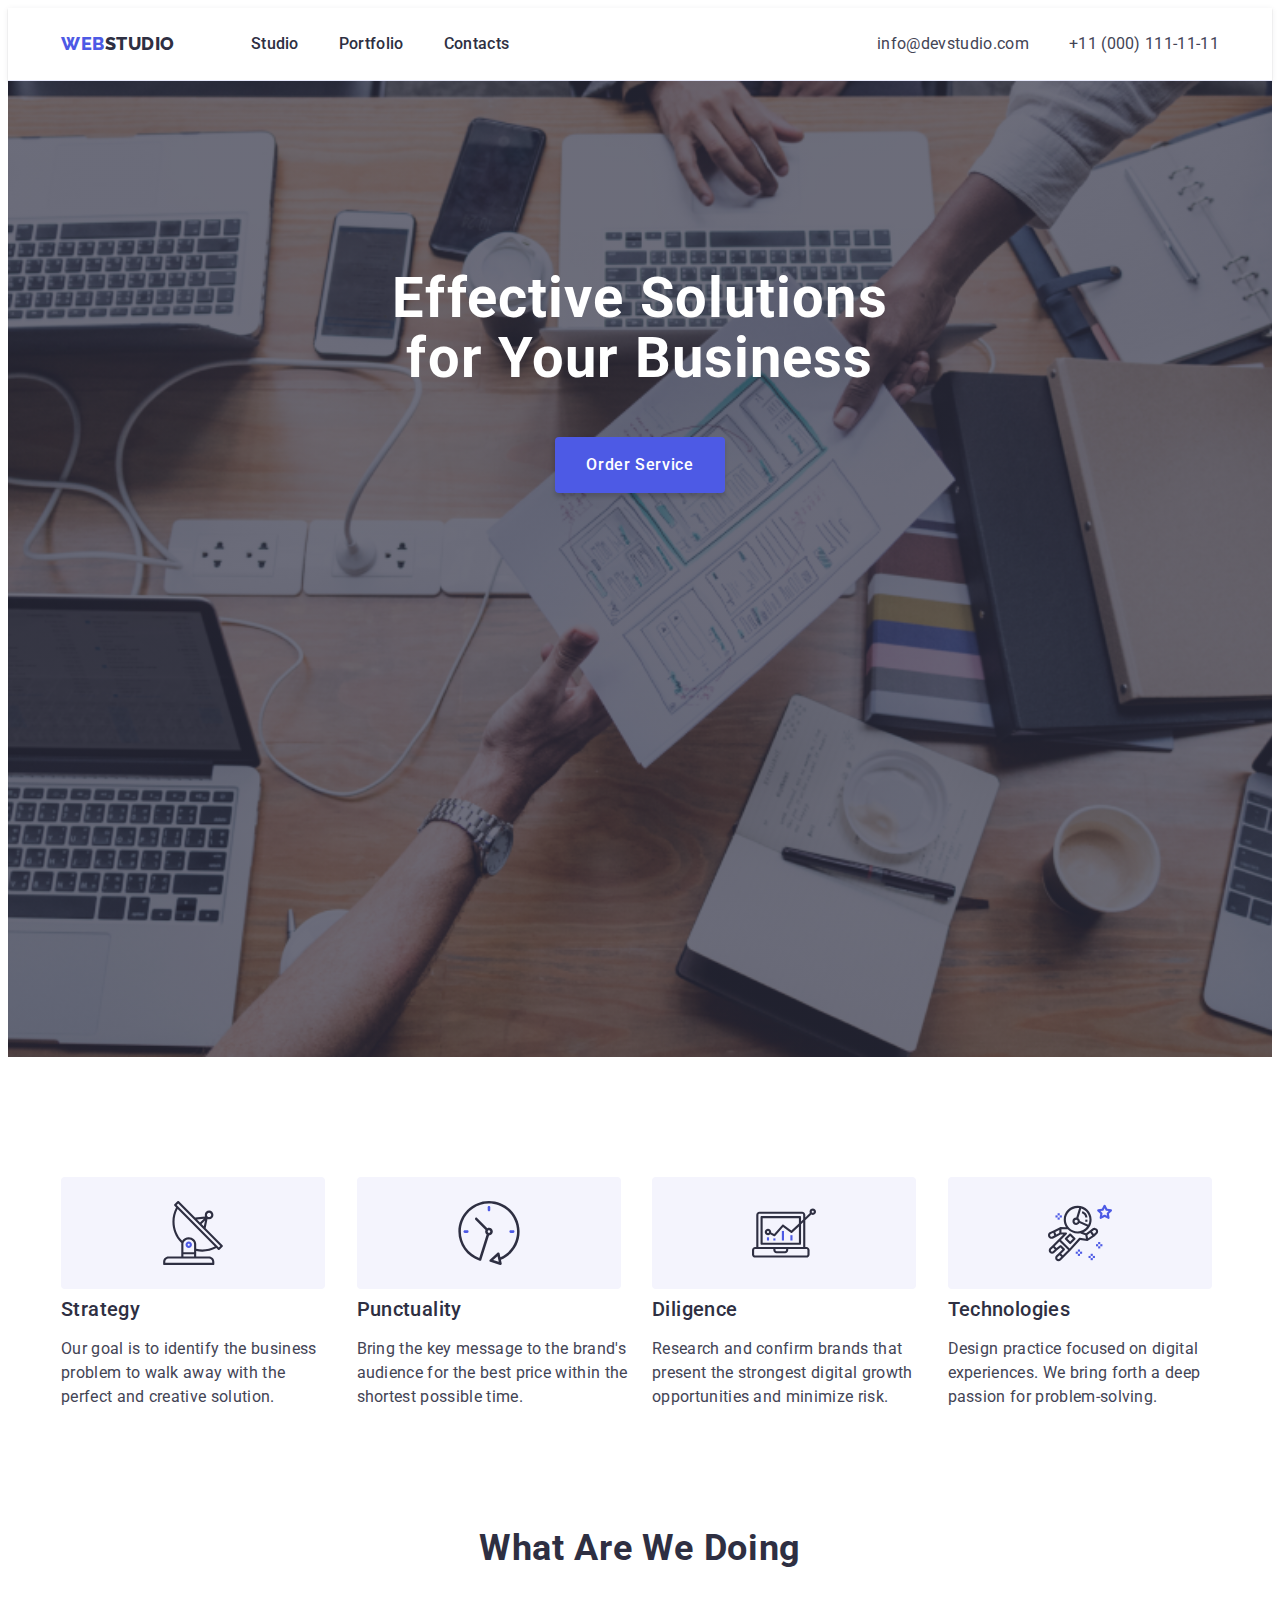
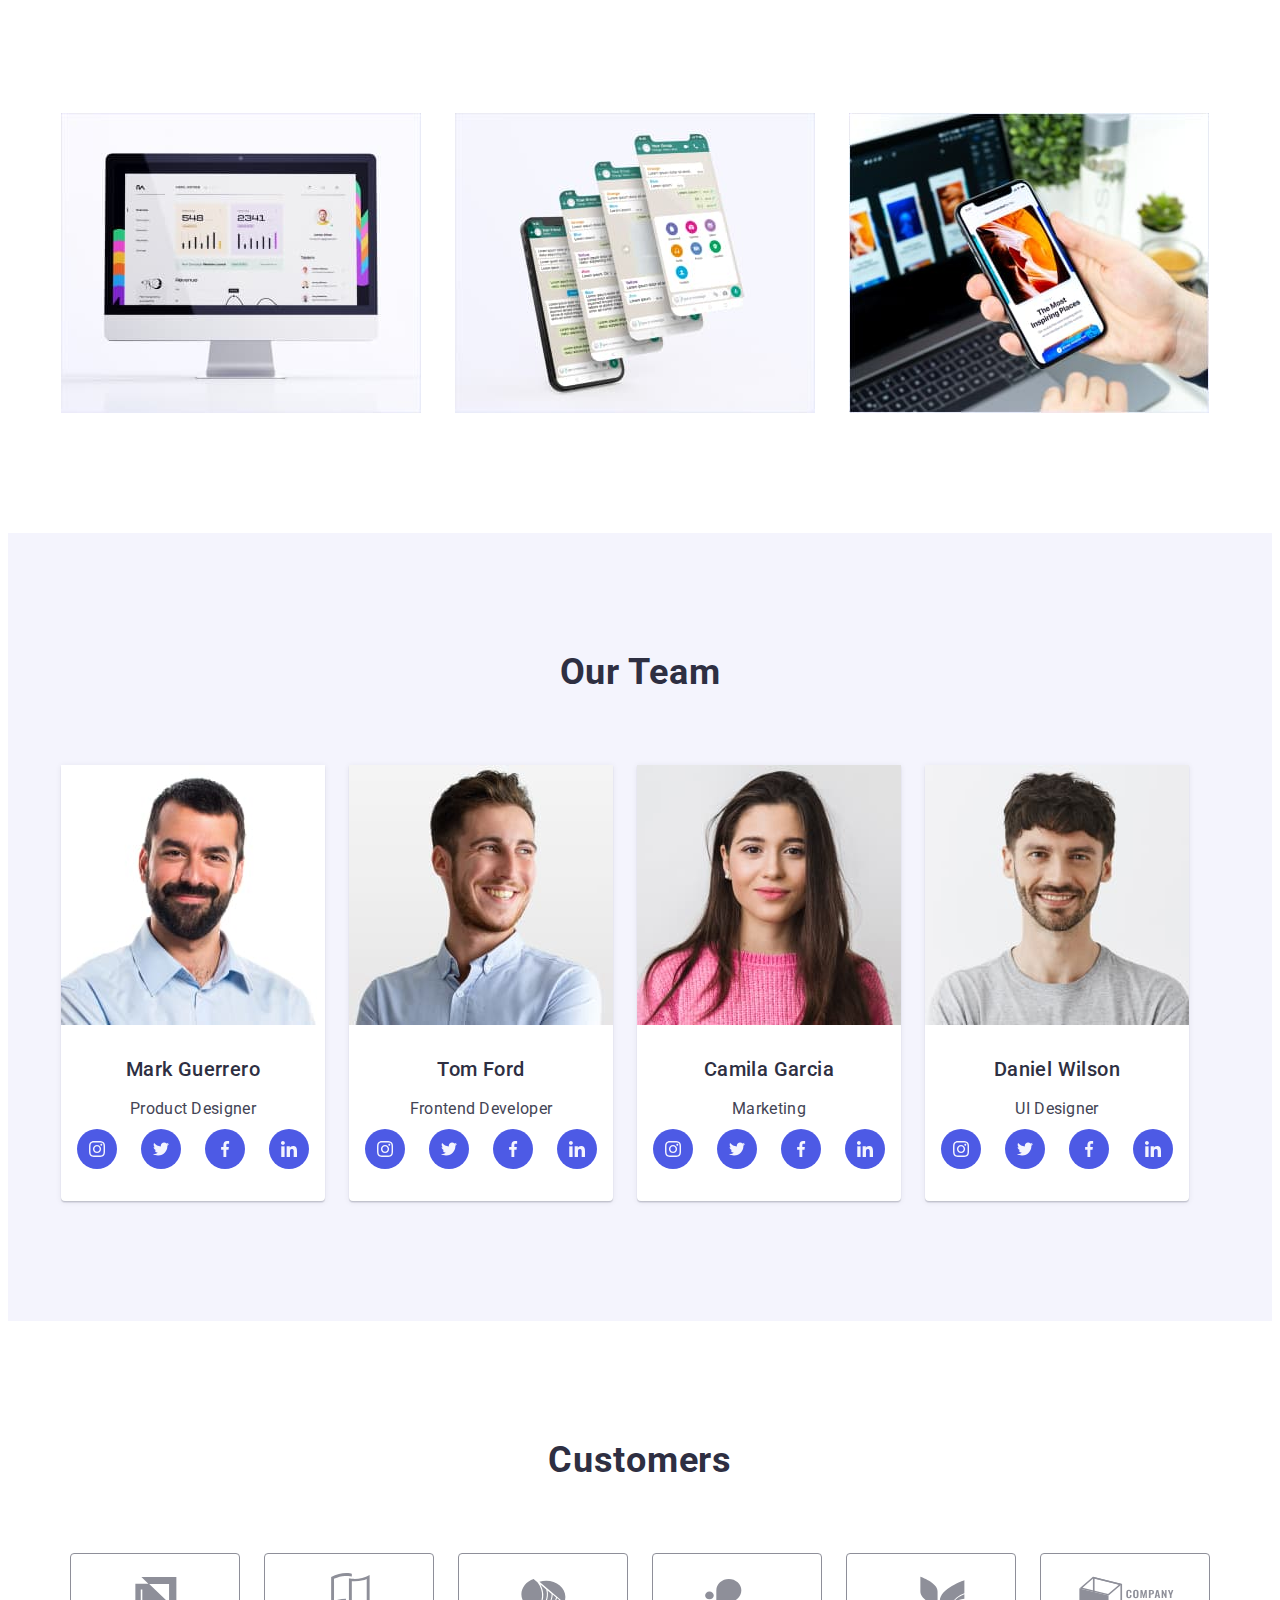
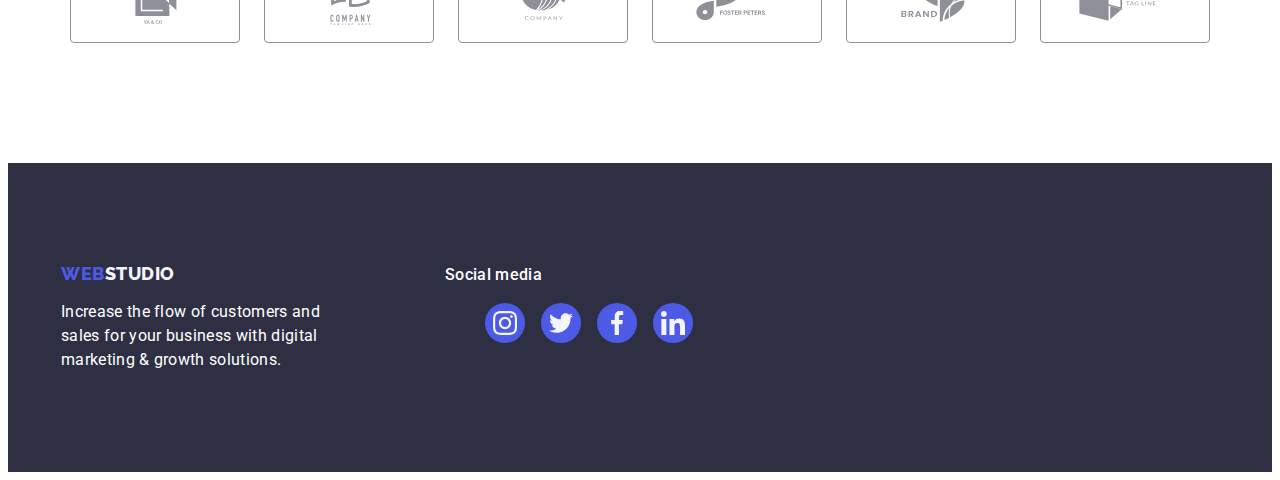
<file: index.html>
<!DOCTYPE html>
<html lang="en">
  <head>
    <meta charset="UTF-8" />
    <meta http-equiv="X-UA-Compatible" content="IE=edge" />
    <meta name="viewport" content="width=device-width, initial-scale=1.0" />
    <title>Studio</title>
    <link rel="preconnect" href="https://fonts.googleapis.com" />
    <link rel="preconnect" href="https://fonts.gstatic.com" crossorigin />
    <link
      href="https://fonts.googleapis.com/css2?family=Raleway:wght@800&family=Roboto:wght@400;500;700;900&display=swap"
      rel="stylesheet"
    />
    <link
      rel="stylesheet"
      href="https://cdnjs.cloudflare.com/ajax/libs/modern-normalize/1.1.0/modern-normalize.min.css"
      integrity="sha512-wpPYUAdjBVSE4KJnH1VR1HeZfpl1ub8YT/NKx4PuQ5NmX2tKuGu6U/JRp5y+Y8XG2tV+wKQpNHVUX03MfMFn9Q=="
      crossorigin="anonymous"
      referrerpolicy="no-referrer"
    />
    <link rel="stylesheet" href="./css/styles.css" />
    <!-- top-line -->
  </head>
  <body>
    <!-- web-studiio -->
    <header class="head">
      <div class="header-container container">
        <nav class="nav-position">
          <a href="./index.html" class="logo link">Web<span class="link-name">Studio</span></a>
          <ul class="header-nav-list list">
            <li><a href="./index.html" class="link links">Studio</a></li>
            <li><a href="./portfolio.html" class="link links">Portfolio</a></li>
            <li><a href="" class="link links">Contacts</a></li>
          </ul>
        </nav>
        <address class="tel-mail">
          <ul class="header-nav-list list">
            <!-- mail -->
            <li>
              <a href="mailto:info@devstudio.com" class="header-link link">info@devstudio.com </a>
            </li>
            <!-- tel -->
            <li>
              <a href="tel:+110001111111" class="header-link link">+11 (000) 111-11-11</a>
            </li>
          </ul>
        </address>
      </div>
    </header>
    <!-- main -->
    <main>
      <!-- hero -->
      <section class="hero">
        <div class="container">
          <h1 class="main-title">Effective Solutions for Your Business</h1>
          <button class="oder-button" type="button">Order Service</button>
        </div>
      </section>
      <!-- feature -->
      <section class="specifics">
        <div class="container">
          <h2 hidden class="visually-hidden">hello</h2>
          <ul class="future-list list">
            <li class="specifics-strategy">
              <div class="specifics-icon">
                <svg width="64" height="64">
                  <use href="./images/icons.svg#icon-antenna"></use>
                </svg>
              </div>
              <h3 class="text-style-header-a">Strategy</h3>
              <p class="text-style-body-medium">
                Our goal is to identify the business problem to walk away with the perfect and
                creative solution.
              </p>
            </li>
            <li class="specifics-strategy">
              <div class="specifics-icon">
                <svg width="64" height="64">
                  <use href="./images/icons.svg#icon-clock"></use>
                </svg>
              </div>
              <h3 class="text-style-header-a">Punctuality</h3>
              <p class="text-style-body-medium">
                Bring the key message to the brand's audience for the best price within the shortest
                possible time.
              </p>
            </li>
            <li class="specifics-strategy">
              <div class="specifics-icon">
                <svg width="64" height="64">
                  <use href="./images/icons.svg#icon-diagram"></use>
                </svg>
              </div>
              <h3 class="text-style-header-a">Diligence</h3>
              <p class="text-style-body-medium">
                Research and confirm brands that present the strongest digital growth opportunities
                and minimize risk.
              </p>
            </li>
            <li class="specifics-strategy">
              <div class="specifics-icon">
                <svg width="64" height="64">
                  <use href="./images/icons.svg#icon-astronaut"></use>
                </svg>
              </div>
              <h3 class="text-style-header-a">Technologies</h3>
              <p class="text-style-body-medium">
                Design practice focused on digital experiences. We bring forth a deep passion for
                problem-solving.
              </p>
            </li>
          </ul>
        </div>
      </section>
      <!-- what-we-are-doing -->
      <section class="occupation">
        <div class="container">
          <h2 class="text-style-header-b">What are we doing</h2>
          <ul class="doing-container list">
            <li class="occupation-list">
              <img
                src="./images/what-we-are-doin/img1.jpg"
                alt="work on the computer"
                width="360"
              />
            </li>
            <li class="occupation-list">
              <img src="./images/what-we-are-doin/img2.jpg" alt="search the internet" width="360" />
            </li>
            <li class="occupation-list">
              <img
                src="./images/what-we-are-doin/img3.jpg"
                alt="to be engaged in design"
                width="360"
              />
            </li>
          </ul>
        </div>
      </section>
      <!-- team -->

      <section class="team-style">
        <div class="container container-team">
          <h2 class="text-style-header-b title-our-team">Our Team</h2>
          <ul class="list team-list">
            <li class="team-card">
              <!-- team-card-1 -->
              <img src="./images/team-card/teamcard1.jpg" alt="Mark Guerrero" width="264" />
              <div class="team-card-title-p">
                <h3 class="text-style-header-a team-card-title">Mark Guerrero</h3>
                <p class="text-style-body-medium text-card-p">Product Designer</p>
                <ul class="social-liste">
                  <li class="social-item">
                    <a href="" class="social-links" rel="noreferrer noopener">
                      <svg class="social-icon" width="16" height="16">
                        <use href="./images/icons.svg#icon-instagram"></use>
                      </svg>
                    </a>
                  </li>
                  <li class="social-item">
                    <a href="" class="social-links" rel="noreferrer noopener">
                      <svg class="social-icon" width="16" height="16">
                        <use href="./images/icons.svg#icon-twitter"></use>
                      </svg>
                    </a>
                  </li>
                  <li class="social-item">
                    <a href="" class="social-links" rel="noreferrer noopener">
                      <svg class="social-icon" width="16" height="16">
                        <use href="./images/icons.svg#icon-facebook"></use>
                      </svg>
                    </a>
                  </li>
                  <li class="social-item">
                    <a href="" class="social-links" rel="noreferrer noopener">
                      <svg class="social-icon" width="16" height="16">
                        <use href="./images/icons.svg#icon-linkedin"></use>
                      </svg>
                    </a>
                  </li>
                </ul>
              </div>
            </li>
            <li class="team-card">
              <!-- team_card-2 -->
              <img src="./images/team-card/teamcard2.jpg" alt="Tom Ford" width="264" />
              <div class="team-card-title-p">
                <h3 class="text-style-header-a team-card-title">Tom Ford</h3>
                <p class="text-style-body-medium text-card-p">Frontend Developer</p>
                <ul class="social-liste">
                  <li class="social-item">
                    <a href="" class="social-links" rel="noreferrer noopener">
                      <svg class="social-icon" width="16" height="16">
                        <use href="./images/icons.svg#icon-instagram"></use>
                      </svg>
                    </a>
                  </li>
                  <li class="social-item">
                    <a href="" class="social-links" rel="noreferrer noopener">
                      <svg class="social-icon" width="16" height="16">
                        <use href="./images/icons.svg#icon-twitter"></use>
                      </svg>
                    </a>
                  </li>
                  <li class="social-item">
                    <a href="" class="social-links" rel="noreferrer noopener">
                      <svg class="social-icon" width="16" height="16">
                        <use href="./images/icons.svg#icon-facebook"></use>
                      </svg>
                    </a>
                  </li>
                  <li class="social-item">
                    <a href="" class="social-links" rel="noreferrer noopener">
                      <svg class="social-icon" width="16" height="16">
                        <use href="./images/icons.svg#icon-linkedin"></use>
                      </svg>
                    </a>
                  </li>
                </ul>
              </div>
            </li>
            <li class="team-card">
              <!-- team-card-3 -->
              <img src="./images/team-card/teamcard3.jpg" alt="Camila Garcia" width="264" />
              <div class="team-card-title-p">
                <h3 class="text-style-header-a team-card-title">Camila Garcia</h3>
                <p class="text-style-body-medium text-card-p">Marketing</p>
                <ul class="social-liste">
                  <li class="social-item">
                    <a href="" class="social-links" rel="noreferrer noopener">
                      <svg class="social-icon" width="16" height="16">
                        <use href="./images/icons.svg#icon-instagram"></use>
                      </svg>
                    </a>
                  </li>
                  <li class="social-item">
                    <a href="" class="social-links" rel="noreferrer noopener">
                      <svg class="social-icon" width="16" height="16">
                        <use href="./images/icons.svg#icon-twitter"></use>
                      </svg>
                    </a>
                  </li>
                  <li class="social-item">
                    <a href="" class="social-links" rel="noreferrer noopener">
                      <svg class="social-icon" width="16" height="16">
                        <use href="./images/icons.svg#icon-facebook"></use>
                      </svg>
                    </a>
                  </li>
                  <li class="social-item">
                    <a href="" class="social-links" rel="noreferrer noopener">
                      <svg class="social-icon" width="16" height="16">
                        <use href="./images/icons.svg#icon-linkedin"></use>
                      </svg>
                    </a>
                  </li>
                </ul>
              </div>
            </li>
            <li class="team-card">
              <!-- team-card-4 -->
              <img src="./images/team-card/teamcard4.jpg" alt="Daniel Wilson" width="264" />
              <div class="team-card-title-p">
                <h3 class="text-style-header-a team-card-title">Daniel Wilson</h3>
                <p class="text-style-body-medium text-card-p">UI Designer</p>
                <ul class="social-liste">
                  <li class="social-item">
                    <a href="" class="social-links" rel="noreferrer noopener">
                      <svg class="social-icon" width="16" height="16">
                        <use href="./images/icons.svg#icon-instagram"></use>
                      </svg>
                    </a>
                  </li>
                  <li class="social-item">
                    <a href="" class="social-links" rel="noreferrer noopener">
                      <svg class="social-icon" width="16" height="16">
                        <use href="./images/icons.svg#icon-twitter"></use>
                      </svg>
                    </a>
                  </li>
                  <li class="social-item">
                    <a href="" class="social-links" rel="noreferrer noopener">
                      <svg class="social-icon" width="16" height="16">
                        <use href="./images/icons.svg#icon-facebook"></use>
                      </svg>
                    </a>
                  </li>
                  <li class="social-item">
                    <a href="" class="social-links" rel="noreferrer noopener">
                      <svg class="social-icon" width="16" height="16">
                        <use href="./images/icons.svg#icon-linkedin"></use>
                      </svg>
                    </a>
                  </li>
                </ul>
              </div>
            </li>
          </ul>
        </div>
      </section>
      <section class="customers">
        <div class="container">
          <h2 class="text-style-header-b">Customers</h2>
          <ul class="customers-liste list">
            <li class="customers-descrip">
              <a href="" class="customers-links">
                <svg class="icon-group" width="104" height="56">
                  <use href="./images/icons.svg#icon-logo1"></use>
                </svg>
              </a>
            </li>
            <li class="customers-descrip">
              <a href="" class="customers-links">
                <svg class="icon-group" width="104" height="56">
                  <use href="./images/icons.svg#icon-logo2"></use>
                </svg>
              </a>
            </li>
            <li class="customers-descrip">
              <a href="" class="customers-links">
                <svg class="icon-group" width="104" height="56">
                  <use href="./images/icons.svg#icon-logo3"></use>
                </svg>
              </a>
            </li>
            <li class="customers-descrip">
              <a href="" class="customers-links">
                <svg class="icon-group" width="104" height="56">
                  <use href="./images/icons.svg#icon-logo4"></use>
                </svg>
              </a>
            </li>
            <li class="customers-descrip">
              <a href="" class="customers-links">
                <svg class="icon-group" width="104" height="56">
                  <use href="./images/icons.svg#icon-logo5"></use>
                </svg>
              </a>
            </li>
            <li class="customers-descrip">
              <a href="" class="customers-links">
                <svg class="icon-group" width="104" height="56">
                  <use href="./images/icons.svg#icon-logo6"></use>
                </svg>
              </a>
            </li>
          </ul>
        </div>
      </section>
    </main>

    <footer class="footer-style">
      <div class="container footer-index">
        <div class="footer-container">
          <a href="./index.html" class="logo link logo-footer"
            >Web<span class="link-name-footer">Studio</span></a
          >
          <p class="text-style-body-medium footer-p">
            <span class="footer-text">
              Increase the flow of customers and sales for your business with digital marketing &
              growth solutions.</span
            >
          </p>
        </div>
        <div class="social">
          <p class="text">Social media</p>
          <ul class="social-liste-f">
            <li class="social-item list">
              <a href="" class="social-links social-links-f" rel="noreferrer noopener">
                <svg class="social-icons" width="24" height="24">
                  <use href="./images/icons.svg#icon-instagram"></use>
                </svg>
              </a>
            </li>
            <li class="social-item list">
              <a href="" class="social-links social-links-f" rel="noreferrer noopener">
                <svg class="social-icons" width="24" height="24">
                  <use href="./images/icons.svg#icon-twitter"></use>
                </svg>
              </a>
            </li>
            <li class="social-item list">
              <a href="" class="social-links social-links-f" rel="noreferrer noopener">
                <svg class="social-icons" width="24" height="24">
                  <use href="./images/icons.svg#icon-facebook"></use>
                </svg>
              </a>
            </li>
            <li class="social-item list">
              <a href="" class="social-links social-links-f" rel="noreferrer noopener">
                <svg class="social-icons" width="24" height="24">
                  <use href="./images/icons.svg#icon-linkedin"></use>
                </svg>
              </a>
            </li>
          </ul>
        </div>
      </div>
    </footer>
  </body>
</html>
</file>
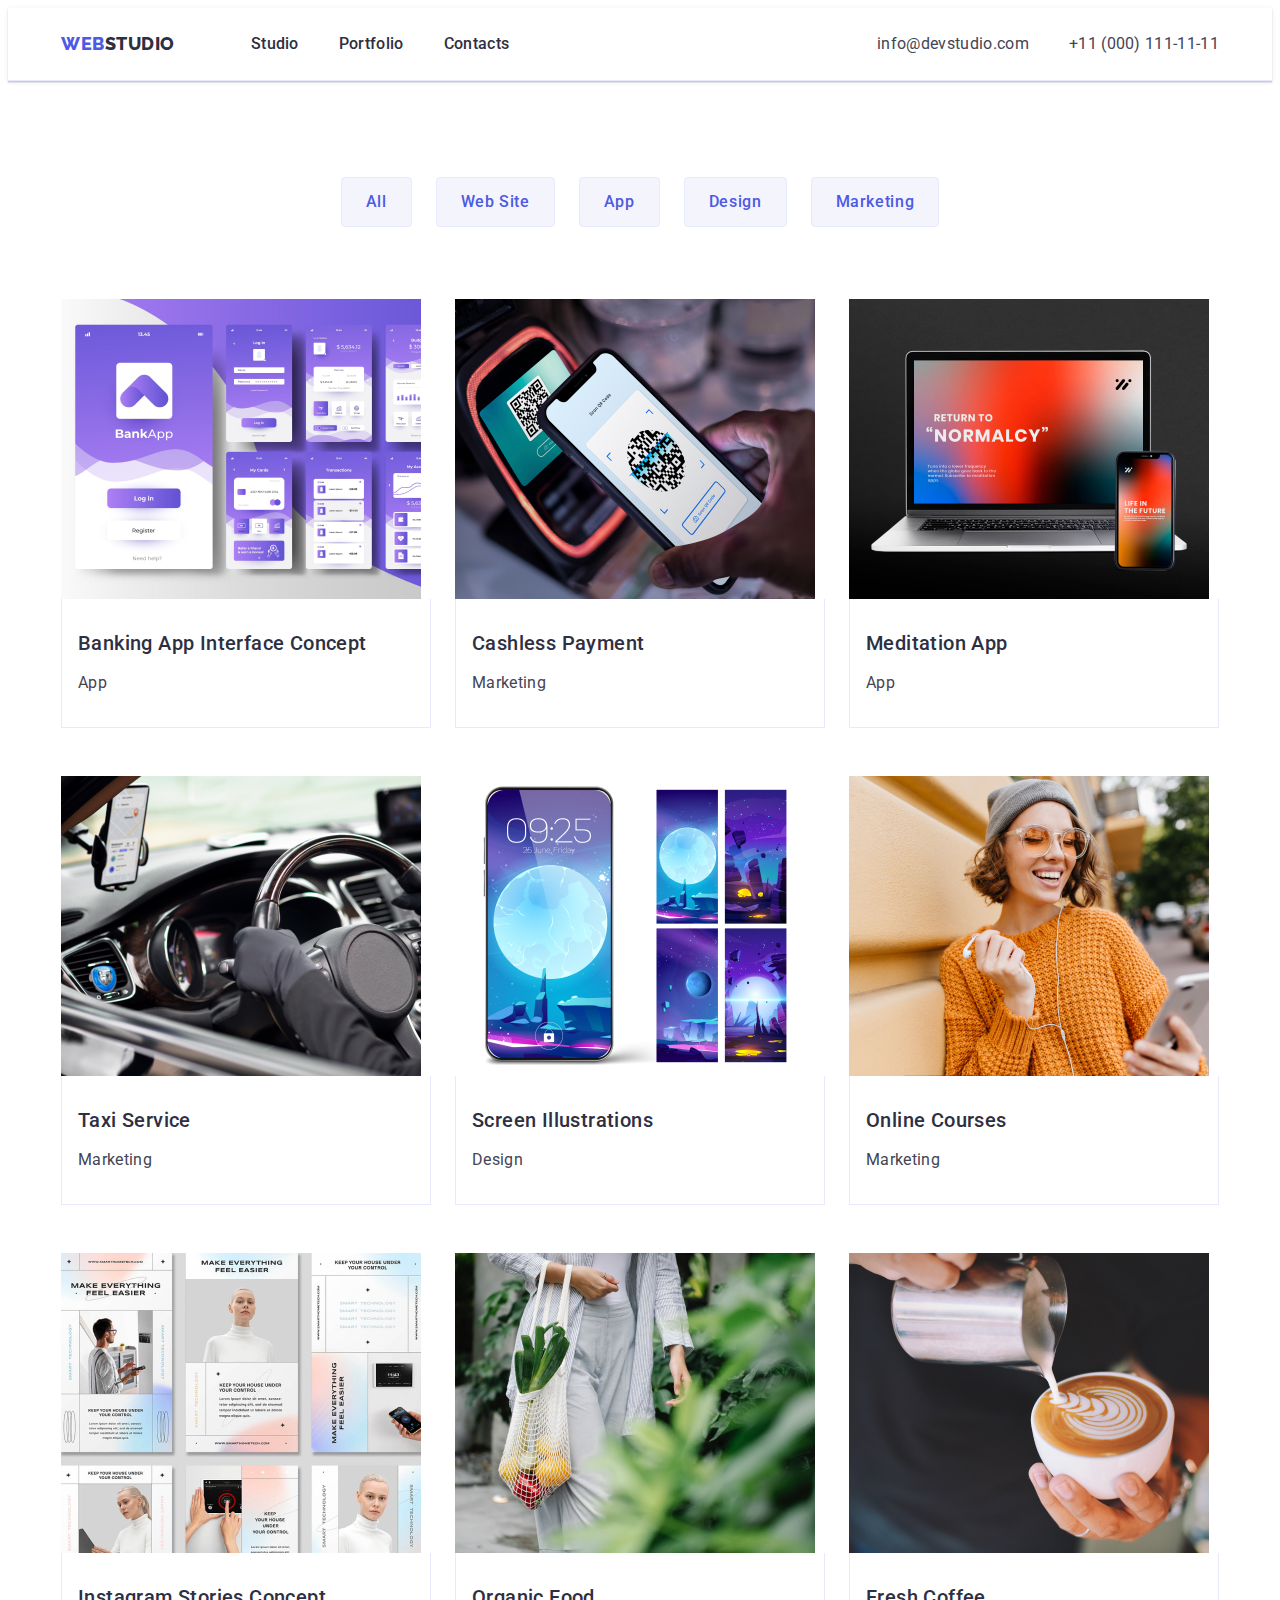
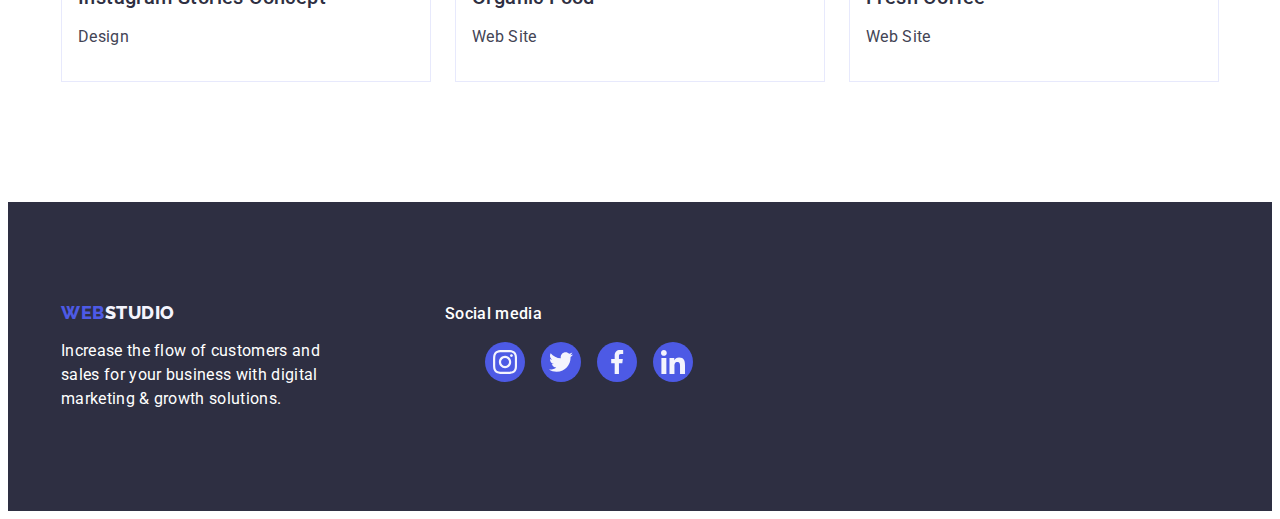
<file: portfolio.html>
<!DOCTYPE html>
<html lang="en">
  <head>
    <meta charset="UTF-8" />
    <meta http-equiv="X-UA-Compatible" content="IE=edge" />
    <meta name="viewport" content="width=device-width, initial-scale=1.0" />
    <title>Portfolio</title>
    <link rel="preconnect" href="https://fonts.googleapis.com" />
    <link rel="preconnect" href="https://fonts.gstatic.com" crossorigin />
    <link
      href="https://fonts.googleapis.com/css2?family=Raleway:wght@800&family=Roboto:wght@400;500;700;900&display=swap"
      rel="stylesheet"
    />
    <link
      rel="stylesheet"
      href="https://cdnjs.cloudflare.com/ajax/libs/modern-normalize/1.1.0/modern-normalize.min.css"
      integrity="sha512-wpPYUAdjBVSE4KJnH1VR1HeZfpl1ub8YT/NKx4PuQ5NmX2tKuGu6U/JRp5y+Y8XG2tV+wKQpNHVUX03MfMFn9Q=="
      crossorigin="anonymous"
      referrerpolicy="no-referrer"
    />
    <link rel="stylesheet" href="./css/styles.css" />
  </head>
  <body>
    <!-- web-studiio -->
    <header class="head">
      <div class="header-container container">
        <nav class="nav-position">
          <a href="./index.html" class="logo link">Web<span class="link-name">Studio</span></a>
          <ul class="header-nav-list list">
            <li><a href="./index.html" class="link links">Studio</a></li>
            <li><a href="./portfolio.html" class="link links">Portfolio</a></li>
            <li><a href="" class="link links">Contacts</a></li>
          </ul>
        </nav>
        <address class="tel-mail">
          <ul class="header-nav-list list">
            <!-- mail -->
            <li>
              <a href="mailto:info@devstudio.com" class="header-link link">info@devstudio.com </a>
            </li>
            <!-- tel -->
            <li>
              <a href="tel:+110001111111" class="header-link link">+11 (000) 111-11-11</a>
            </li>
          </ul>
        </address>
      </div>
    </header>
    <!-- portfolio -->
    <main>
      <section class="portfolio">
        <div class="container">
          <h1 hidden class="visually-hidden">hello</h1>
          <ul class="list button-filter">
            <li><button class="filter-button" type="button">All</button></li>
            <li><button class="filter-button" type="button">Web Site</button></li>
            <li><button class="filter-button" type="button">App</button></li>
            <li><button class="filter-button" type="button">Design</button></li>
            <li><button class="filter-button" type="button">Marketing</button></li>
          </ul>
          <ul class="list gallery-list">
            <li class="gallery-foto">
              <a href="./images/portfolio/portfolio-foto-1.jpg" class="links link link-foto"
                ><img
                  src="./images/portfolio/portfolio-foto-1.jpg"
                  alt="bank app"
                  width="360"
                  height="300"
                />
                <div class="gallery-text">
                  <h2 class="text-style-header-a name-picture">Banking App Interface Concept</h2>
                  <p class="text-style-body-medium">App</p>
                </div></a
              >
            </li>
            <li class="gallery-foto">
              <a href="./images/portfolio/portfolio-foto-2.jpg" class="links link link-foto"
                ><img
                  src="./images/portfolio/portfolio-foto-2.jpg"
                  alt="Cashless Payment"
                  width="360"
                  height="300"
                />
                <div class="gallery-text">
                  <h2 class="text-style-header-a name-picture">Cashless Payment</h2>
                  <p class="text-style-body-medium">Marketing</p>
                </div></a
              >
            </li>
            <li class="gallery-foto">
              <a href="./images/portfolio/portfolio-foto-3.jpg" class="links link link-foto"
                ><img
                  src="./images/portfolio/portfolio-foto-3.jpg"
                  alt="Meditation App"
                  width="360"
                  height="300"
                />
                <div class="gallery-text">
                  <h2 class="text-style-header-a name-picture">Meditation App</h2>
                  <p class="text-style-body-medium">App</p>
                </div></a
              >
            </li>
            <li class="gallery-foto">
              <a href="./images/portfolio/portfolio-foto-4.jpg" class="links link link-foto"
                ><img
                  src="./images/portfolio/portfolio-foto-4.jpg"
                  alt="Taxi Service"
                  width="360"
                  height="300"
                />
                <div class="gallery-text">
                  <h2 class="text-style-header-a name-picture">Taxi Service</h2>
                  <p class="text-style-body-medium">Marketing</p>
                </div></a
              >
            </li>
            <li class="gallery-foto">
              <a href="./images/portfolio/portfolio-foto-5.jpg" class="links link link-foto"
                ><img
                  src="./images/portfolio/portfolio-foto-5.jpg"
                  alt="Screen Illustrations"
                  width="360"
                  height="300"
                />
                <div class="gallery-text">
                  <h2 class="text-style-header-a name-picture">Screen Illustrations</h2>
                  <p class="text-style-body-medium">Design</p>
                </div></a
              >
            </li>
            <li class="gallery-foto">
              <a href="./images/portfolio/portfolio-foto-6.jpg" class="links link link-foto"
                ><img
                  src="./images/portfolio/portfolio-foto-6.jpg"
                  alt="Online Courses"
                  width="360"
                  height="300"
                />
                <div class="gallery-text">
                  <h2 class="text-style-header-a name-picture">Online Courses</h2>
                  <p class="text-style-body-medium">Marketing</p>
                </div></a
              >
            </li>
            <li class="gallery-foto">
              <a href="./images/portfolio/portfolio-foto-7.jpg" class="links link link-foto"
                ><img
                  src="./images/portfolio/portfolio-foto-7.jpg"
                  alt="Instagram Stories Concept"
                  width="360"
                  height="300"
                />
                <div class="gallery-text">
                  <h2 class="text-style-header-a name-picture">Instagram Stories Concept</h2>
                  <p class="text-style-body-medium">Design</p>
                </div></a
              >
            </li>
            <li class="gallery-foto">
              <a href="./images/portfolio/portfolio-foto-8.jpg" class="links link link-foto">
                <img
                  src="./images/portfolio/portfolio-foto-8.jpg"
                  alt="Organic Food"
                  width="360"
                  height="300"
                />
                <div class="gallery-text">
                  <h2 class="text-style-header-a name-picture">Organic Food</h2>
                  <p class="text-style-body-medium">Web Site</p>
                </div></a
              >
            </li>
            <li class="gallery-foto">
              <a href="./images/portfolio/portfolio-foto-9.jpg" class="links link link-foto"
                ><img
                  src="./images/portfolio/portfolio-foto-9.jpg"
                  alt="Fresh Coffee"
                  width="360"
                  height="300"
                />
                <div class="gallery-text">
                  <h2 class="text-style-header-a name-picture">Fresh Coffee</h2>
                  <p class="text-style-body-medium">Web Site</p>
                </div></a
              >
            </li>
          </ul>
        </div>
      </section>
    </main>
    <footer class="footer-style">
      <div class="container footer-index">
        <div class="footer-container">
          <a href="./index.html" class="logo link logo-footer"
            >Web<span class="link-name-footer">Studio</span></a
          >
          <p class="text-style-body-medium footer-p">
            <span class="footer-text">
              Increase the flow of customers and sales for your business with digital marketing &
              growth solutions.</span
            >
          </p>
        </div>
        <div class="social">
          <p class="text">Social media</p>
          <ul class="social-liste-f">
            <li class="social-item list">
              <a href="" class="social-links social-links-f" rel="noreferrer noopener">
                <svg class="social-icons" width="24" height="24">
                  <use href="./images/icons.svg#icon-instagram"></use>
                </svg>
              </a>
            </li>
            <li class="social-item list">
              <a href="" class="social-links social-links-f" rel="noreferrer noopener">
                <svg class="social-icons" width="24" height="24">
                  <use href="./images/icons.svg#icon-twitter"></use>
                </svg>
              </a>
            </li>
            <li class="social-item list">
              <a href="" class="social-links social-links-f" rel="noreferrer noopener">
                <svg class="social-icons" width="24" height="24">
                  <use href="./images/icons.svg#icon-facebook"></use>
                </svg>
              </a>
            </li>
            <li class="social-item list">
              <a href="" class="social-links social-links-f" rel="noreferrer noopener">
                <svg class="social-icons" width="24" height="24">
                  <use href="./images/icons.svg#icon-linkedin"></use>
                </svg>
              </a>
            </li>
          </ul>
        </div>
      </div>
    </footer>
  </body>
</html>
</file>
<file: css/styles.css>
:root {
  --color-iris: #4d5ae5;
  --color-ocean: #404bbf;
  --color-navy-blue: #2e2f42;
  --color-green: #31d0aa;
  --color-slate: #434455;
  --color-light-slate: #8e8f99;
  --color-cornflower: #e7e9fc;
  --color-cloud: #f4f4fd;
  --color-white: #ffffff;
  --color-dairy: #fcfcfc;
}
/* reset */
.list {
  list-style: none;
  padding: 0;
  margin: 0;
}
h1,
h2,
h3,
h4,
h5,
h6,
p {
  margin: 0;
}
img {
  display: block;
}
button {
  cursor: pointer;
}

/* >>>>>>>>>>>>>>>>>>>>>>>>>>>>>>>>>>>>>>>>>>>header>>>>>>>>>>>>>>>>>>>>>>>>>>>>>>>>>> */
/* placing */
.head {
  border-bottom: 1px solid var(--color-cornflower);
  box-shadow: 0px 2px 1px rgba(46, 47, 66, 0.08), 0px 1px 1px rgba(46, 47, 66, 0.16),
    0px 1px 6px rgba(46, 47, 66, 0.08);
}
header {
  padding-top: 0px;
  padding-bottom: 0px;
}
.header-container {
  height: 72px;
  display: flex;
  align-items: center;
}
.logo {
  margin-right: 76px;
}

.nav-position {
  display: flex;
  align-items: center;
  margin-right: auto;
}
.header-nav-list {
  display: flex;
  align-items: center;
  gap: 40px;
}
.header-link:not :last-child {
  margin-right: 40px;
}
/* .links {
  padding: 24px 0;
} */
.container {
  width: 1158px;
  padding: 0 15px;
  margin: 0 auto;
  outline: 2px blue;
  outline-offset: -2px;
}
/* >>>>>>>>>>>>>>>>>>>>>>>>>>>>>>>>>>>>>>>>>>>>>>>hero>>>>>>>>>>>>>>>>>>>>>>>>>>>>>>>>>>>>>>> */
.hero {
  background-image: linear-gradient(rgba(46, 47, 66, 0.7), rgba(46, 47, 66, 0.7)),
    url(/images/hero/hero.jpg);
  background-repeat: no-repeat;
  background-position: center;
  background-size: cover;
  text-align: center;
  margin-left: auto;
  margin-right: auto;
  padding: 188px 0;
  max-width: 1440px;
  height: 600px;
}
/* >>>>>>>>>>>>>>>>>>>>>>>>>>>>>>>>>>>>>>>>>>>>future>>>>>>>>>>>>>>>>>>>>>>>>>>>>>>>>>>>>>>>>>>>>>> */
.specifics-icon {
  display: flex;
  justify-content: center;
  background-color: var(--color-cloud);
  margin-bottom: 24px;
  width: 264px;
  height: 112px;
  align-items: center;
  border-radius: 4px;
  margin-bottom: 8px;
}
.future-list {
  display: flex;
  gap: 24px;
}
.specifics-strategy {
  flex-basis: calc((100% - 3 * 24px) / 4);
}
.specifics {
  padding: 120px 0;
}
.text-style-header-a {
  padding-bottom: 8px;
  margin-bottom: 8px;
}
.title {
  margin-top: 0px;
}
/* >>>>>>>>>>>>>>>>>>>>>>>>>>>>>>>>>>>>>>>>>>what we are doing >>>>>>>>>>>>>>>>>>> */
.doing-container {
  display: flex;
  align-items: center;
  gap: 24px;
  padding-top: 72px;
}
/* text color type */
.link {
  color: var(--color-slate);
  text-decoration: none;
}
.occupation {
  padding-bottom: 120px;
}
.occupation-list {
  width: calc((100% - 48px) / 3);
}
/* >>>>>>>>>>>>>>>>>>>>>>>>>>>>>>>>>>>>>>>>>>>>>>>team>>>>>>>>>>>>>>>>>>>>>>>>>>>>>>> */

.social-liste {
  display: block;
  display: flex;
  justify-content: center;
  list-style: none;
  gap: 24px;
  padding-top: 8px;
  padding-left: 0px;
}
.social-icon {
  fill: currentColor;
  width: 16px;
  height: 16px;
}
.social-links:hover,
.social-links:focus {
  background-color: var(--color-ocean);
  color: var(--color-cloud);
}
.social-links {
  display: flex;
  align-items: center;
  justify-content: center;
  border-radius: 50%;
  border: none;
  width: 40px;
  height: 40px;
  color: var(--color-cloud);
  background-color: var(--color-iris);
}
.team-card-name {
  text-align: center;
}
.team-list {
  display: flex;
  gap: 24px;
}
.team-style {
  padding: 120px 0;
}
.text-card-p {
  text-align: center;
}
.team-card-title {
  text-align: center;
  margin-bottom: 8px;
}
.team-card-title-p {
  padding: 32px 16px;
}
.team-card {
  border-radius: 0px 0px 4px 4px;
  box-shadow: 0px 1px 6px rgba(46, 47, 66, 0.08), 0px 1px 1px rgba(46, 47, 66, 0.16),
    0px 2px 1px rgba(46, 47, 66, 0.08);
}
/* <<<<<<<<<<<<<<<<<<<<<<<<<<<<<<<<Cutromers>>>>>>>>>>>>>>>>>>>>>>>>>>>>> */

.customers {
  padding-top: 120px;
  padding-bottom: 120px;
}
.customers-liste {
  display: flex;
  align-items: center;
  justify-content: center;
  gap: 24px;
}
.customers-block {
  width: calc((100% - 168px) / 6);
  height: 88px;
}
.customers-links {
  border: 1px solid var(--color-light-slate);
  color: var(--color-light-slate);
  border-radius: 4px;
  width: 168px;
  height: 88px;
  display: flex;
  align-items: center;
  justify-content: center;
}
.icon-group {
  fill: currentColor;
}
.icon-group:hover,
.icon-group:focus {
  border-color: var(--color-ocean);
  color: var(--color-ocean);
}
.customers-links:hover,
.customers-links:focus {
  border-color: var(--color-ocean);
  color: var(--color-ocean);
}

/* >>>>>>>>>>>>>>>>>>>>>>>>>>>>>>>footer>>>>>>>>>>>>>>>>>>>>>> */
.footer-style {
  padding: 100px 0;
}
.footer-p {
  width: 264px;
}
.logo-footer {
  display: inline-block;
  margin-bottom: 16px;
}
.footer-container {
  margin-right: 120px;
}
/* foooter social */
.footer-style {
  display: flex;
  align-items: baseline;
}
.footer-index {
  display: flex;
  align-items: baseline;
}
.text {
  font-family: 'Roboto';
  font-style: normal;
  font-weight: 500;
  font-size: 16px;
  line-height: 24px;
  letter-spacing: 0.02em;
  color: #ffffff;
}

.social-liste-f {
  display: flex;
  justify-content: center;
  list-style: none;
  gap: 16px;
  margin-right: 120px;
}
.social {
  margin-right: 120px;
}
.social-icons {
  width: 24px;
  height: 24px;
  fill: var(--color-cloud);
}
.text {
  display: flex;
  align-items: center;
  margin-bottom: 16px;
}

.social-links-f:hover {
  background-color: var(--color-green);
}
.social-links-f:focus {
  background-color: var(--color-green);
}
/* >>>>>>>>>>>>>>>>>>>>>>>>>>>>>>portfolio buttons>>>>>>>>>>>>>>>>>>>>>>>>>>>>>>>>>>> */
.button-filter {
  display: flex;
  justify-content: center;
  align-items: center;
  gap: 24px;
  margin-bottom: 72px;
}
/* >>>>>>>>>>>>>>>>>>>>>>>>>>>>>>>gallery foto>>>>>>>>>>>>>>> */
.portfolio {
  padding: 96px 0 120px;
}
.gallery-list {
  display: flex;
  flex-wrap: wrap;
  column-gap: 24px;
  row-gap: 48px;
}
.gallery-foto {
  flex-basis: calc((100% - 48px) / 3);
}

.gallery-text {
  border: 1px solid var(--color-cornflower);
  border-top: none;
  padding: 32px 16px;
}
.name-picture {
  margin-bottom: 8px;
}
.link-foto {
  display: block;
}
.link-foto:hover,
.link-foto:focus {
  background: #ffffff;
  box-shadow: 0px 1px 6px rgba(46, 47, 66, 0.08), 0px 1px 1px rgba(46, 47, 66, 0.16),
    0px 2px 1px rgba(46, 47, 66, 0.08);
}

/* body */
body {
  font-family: 'Roboto', sans-serif;
  font-style: normal;
  font-weight: 400;
  font-size: 16px;
  line-height: 24px;
  letter-spacing: 0.02em;
  background-color: var(--color-white);
  color: var(--color-slate);
}
/* list ul */
.list {
  list-style: none;
}
/* logo */
.logo {
  font-family: 'Raleway', sans-serif;
  font-style: normal;
  font-weight: 800;
  font-size: 18px;
  line-height: 1.17;
  letter-spacing: 0.03em;
  text-transform: uppercase;
  color: var(--color-iris);
  text-decoration: none;
}
.link-name {
  color: var(--color-navy-blue);
}

.links:hover,
.links:focus {
  color: var(--color-ocean);
}
.link:hover,
.link:focus {
  color: var(--color-ocean);
}

/* button hover focus */
.oder-button:hover,
.oder-button:focus {
  background-color: var(--color-ocean);
}
.filter-button:hover,
.filter-button:focus {
  background-color: var(--color-ocean);
  color: var(--color-white);
  border: 1px solid transparent;
  box-shadow: 0px 3px 1px rgba(0, 0, 0, 0.1), 0px 2px 1px rgba(0, 0, 0, 0.08),
    0px 2px 2px rgba(0, 0, 0, 0.12);
  border-radius: 4px;
}
/* card team background */
.team-style {
  background-color: var(--color-cloud);
}
/* footer  background*/
.footer-style {
  background-color: var(--color-navy-blue);
}
/* link footer */
.link-name-footer {
  color: var(--color-cloud);
}
/* footer text  */
.footer-text {
  font-family: inherit;
  color: var(--color-white);
}
/* team card  */
.team-card {
  background-color: var(--color-white);
}
.tel-mail {
  font-style: normal;
}

/* title-h1 */
.main-title {
  margin-bottom: 48px;
  max-width: 496px;
  margin-right: auto;
  margin-left: auto;
  font-weight: 700;
  font-size: 56px;
  text-align: center;
  line-height: 1.07;
  letter-spacing: 0.02em;
  color: var(--color-white);
}
.hero {
  background-color: var(--color-navy-blue);
}
/* title-h2 */
.text-style-header-b {
  margin-bottom: 72px;
  font-weight: 700;
  font-size: 36px;
  line-height: 1.11;
  letter-spacing: 0.02em;
  text-align: center;
  text-transform: capitalize;
  color: var(--color-navy-blue);
}
/* title-h3 */
.text-style-header-a {
  font-weight: 500;
  font-size: 20px;
  letter-spacing: 0.02em;
  color: var(--color-navy-blue);
}
/* style for <P> */
.text-style-body-medium {
  font-weight: 400;
  color: var(--color-slate);
}
/* oder button style */
.oder-button {
  display: block;
  min-width: 169px;
  height: 56px;
  padding: 16px 31px;
  background: var(--color-iris);
  box-shadow: 0px 4px 4px rgba(0, 0, 0, 0.15);
  border-radius: 4px;
  border: none;
  margin: auto;

  font-style: inherit;
  font-family: inherit;
  font-weight: 500;
  font-size: inherit;
  line-height: inherit;
  letter-spacing: 0.04em;
  text-decoration: none;
  color: var(--color-white);
  background-color: var(--color-iris);
  cursor: pointer;
}
/* filter button style */
.filter-button {
  font-family: inherit;
  font-size: inherit;
  font-weight: 500;
  font-style: inherit;
  line-height: inherit;
  letter-spacing: 0.04em;
  text-decoration: none;
  color: var(--color-iris);
  background-color: var(--color-cloud);
  cursor: pointer;
  padding: 12px 24px;
  border: 1px solid #e7e9fc;
  border-radius: 4px;
}
/* link style */
.links {
  font-family: inherit;
  font-style: inherit;
  font-weight: 500;
  font-size: inherit;
  line-height: inherit;
  letter-spacing: inherit;

  color: var(--color-navy-blue);
}

.visually-hidden {
  position: absolute;
  width: 1px;
  height: 1px;
  margin: -1px;
  border: 0;
  padding: 0;
  white-space: nowrap;
  clip-path: inset 100%;
  clip: rect 0 0 0 0;
  overflow: hidden;
}
</file>
